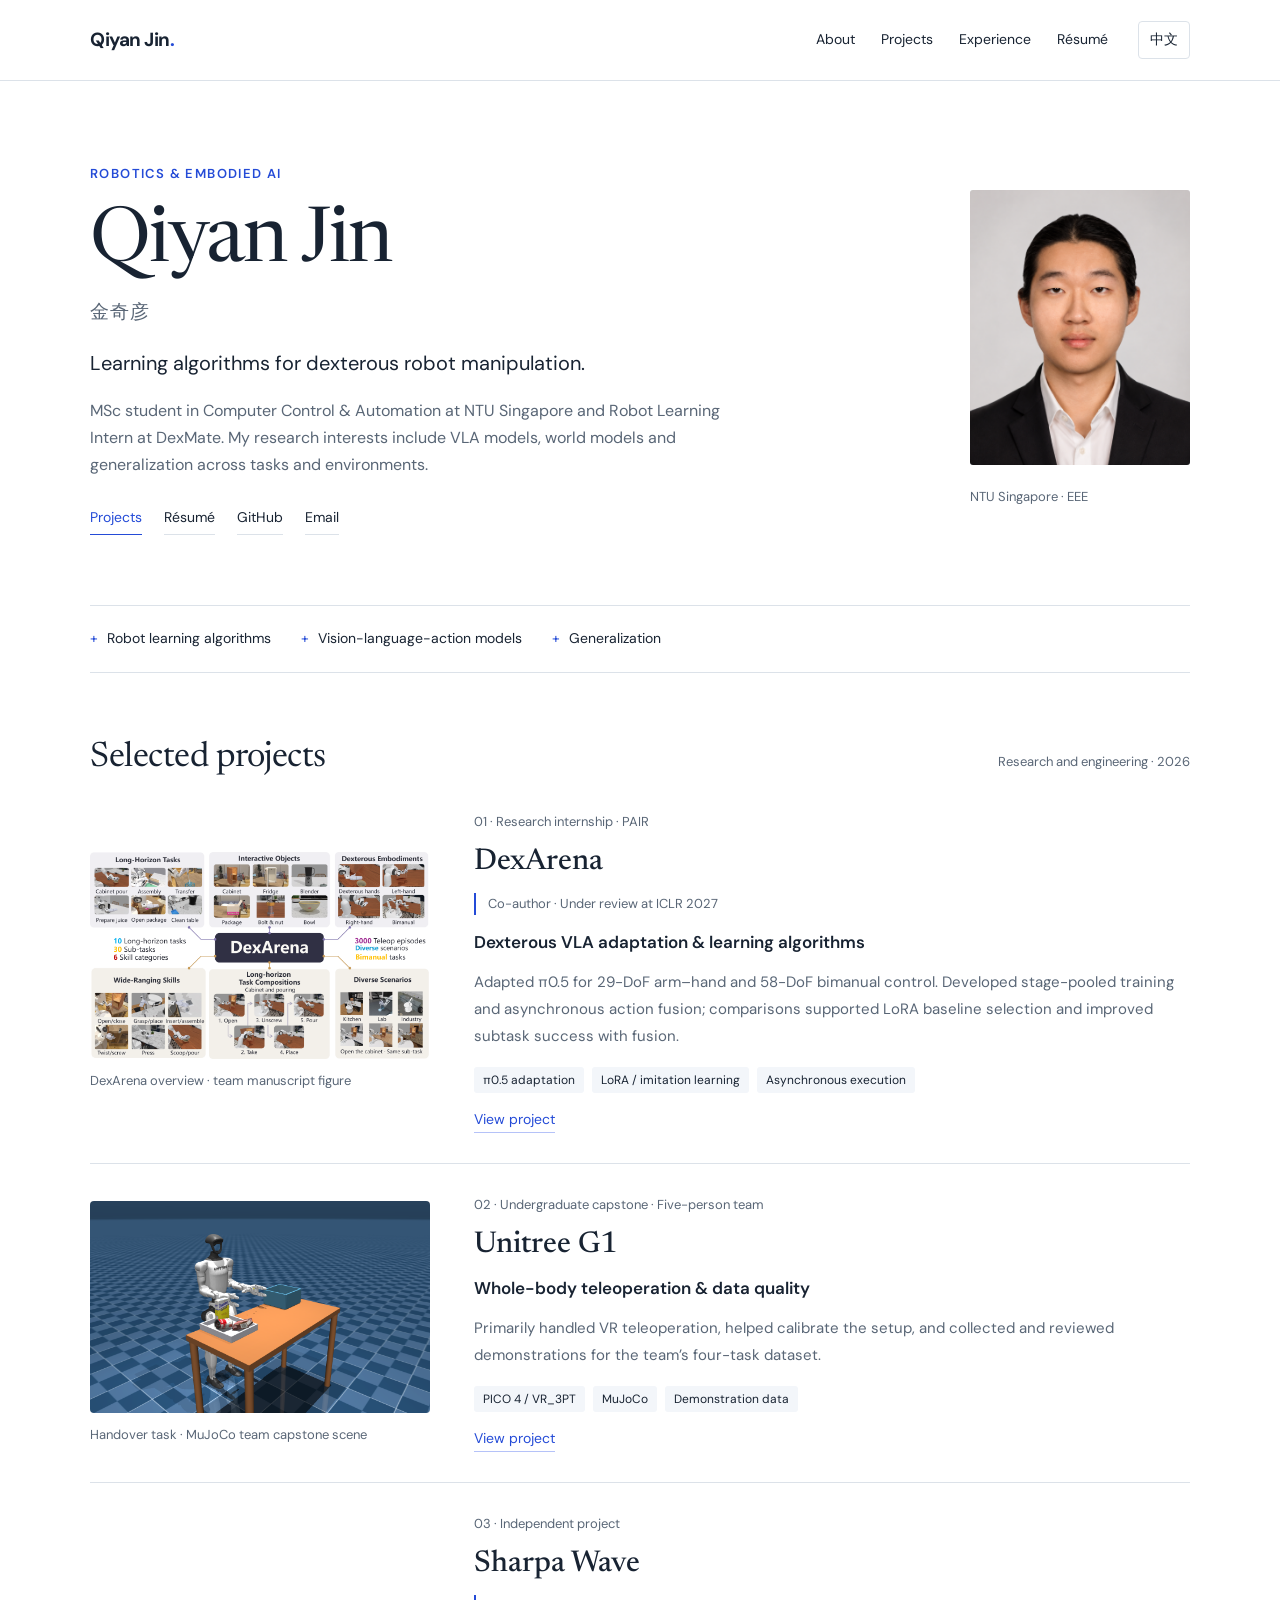
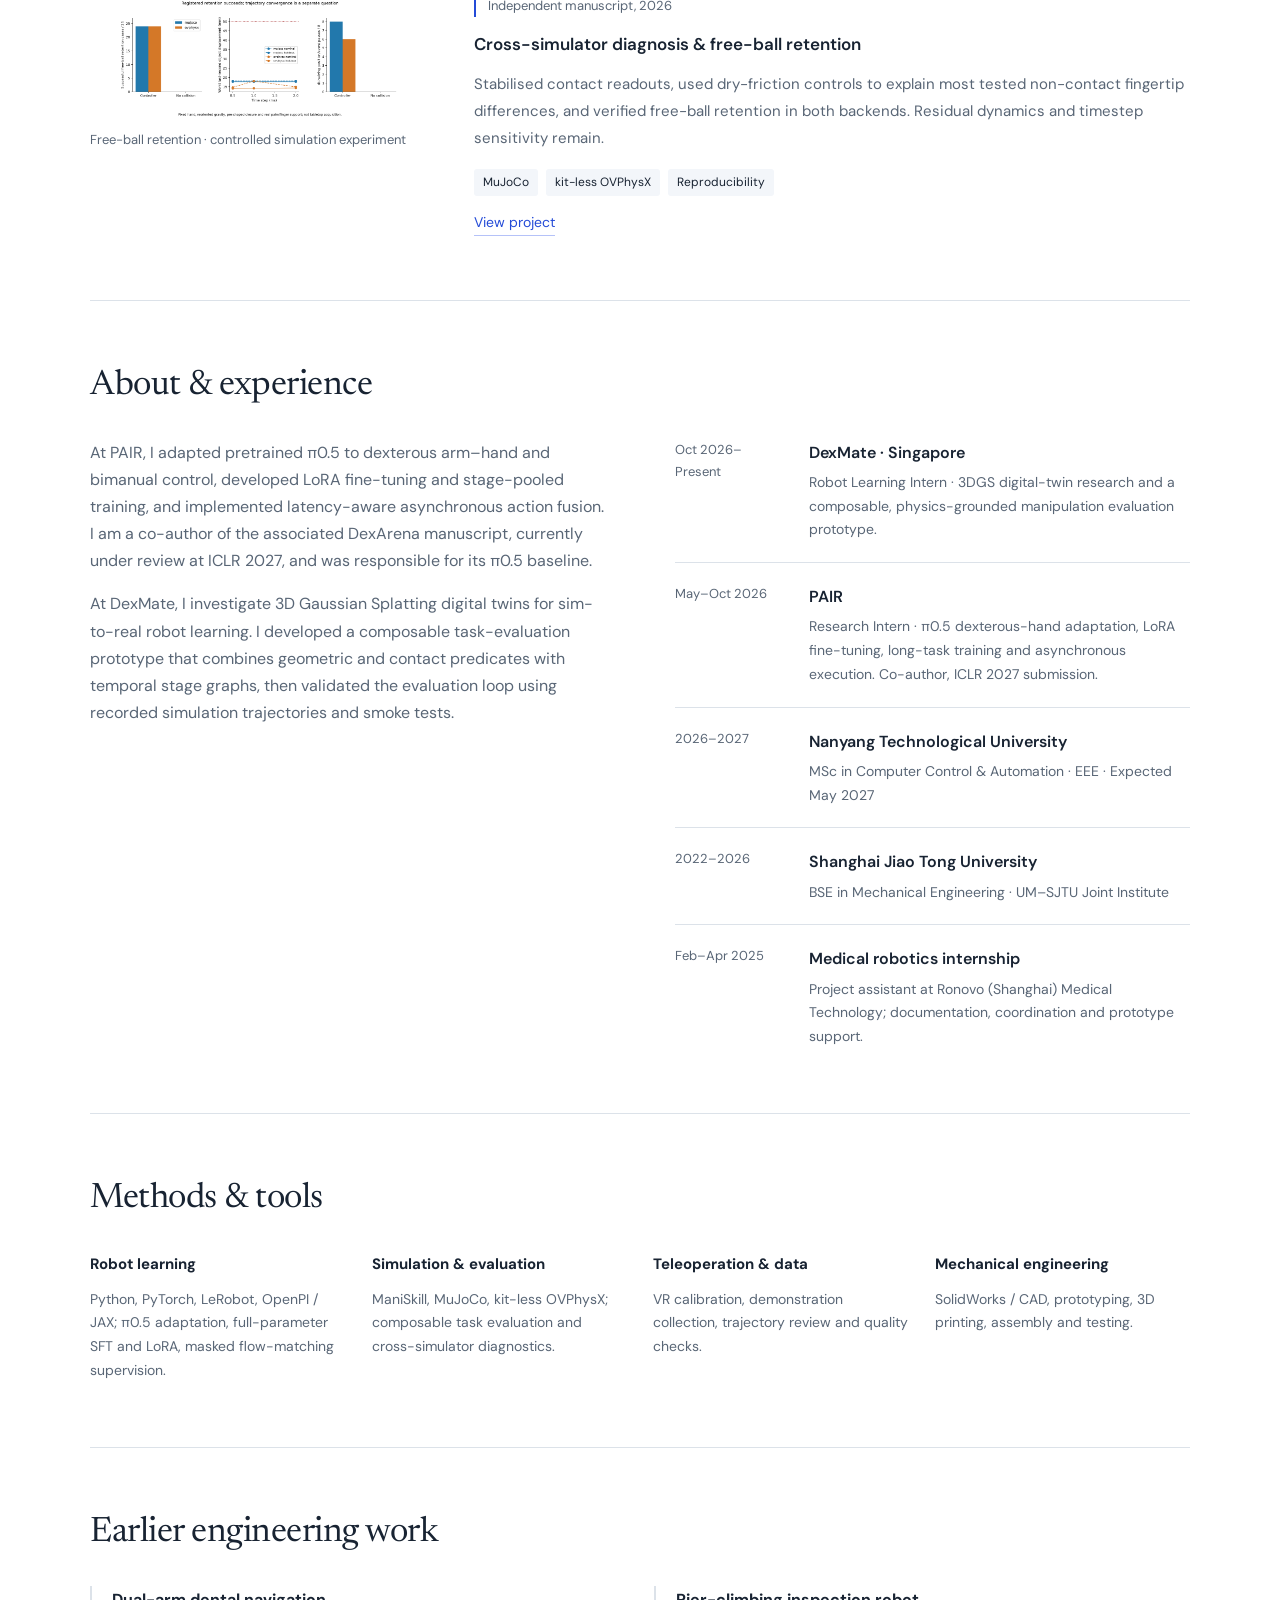
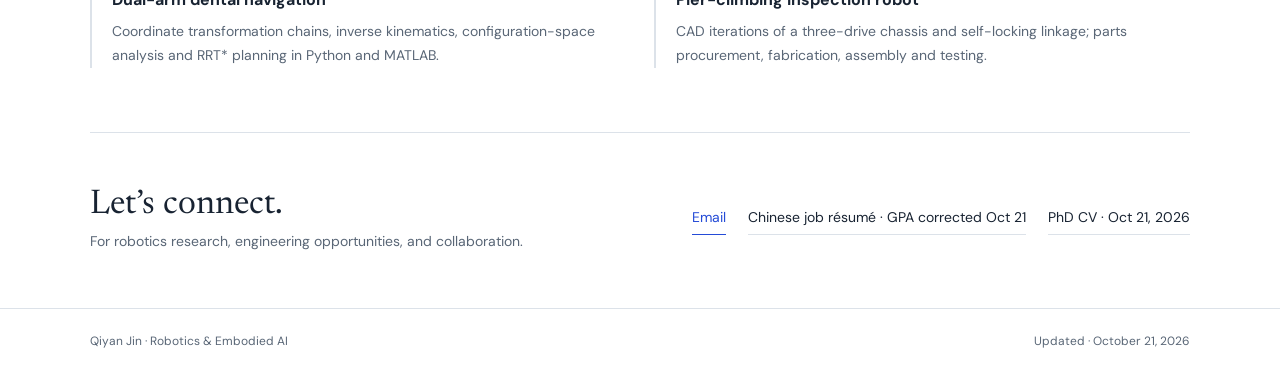
<file: index.html>
<!doctype html>
<html lang="en"><head><meta charset="utf-8"><meta name="viewport" content="width=device-width,initial-scale=1"><meta name="description" content="Qiyan Jin — MSc student at NTU Singapore. Robotics, embodied AI, simulation and evaluation."><meta name="theme-color" content="#244bd7"><title>Qiyan Jin · Robotics & Embodied AI</title><link rel="icon" href="/assets/favicon.svg" type="image/svg+xml"><link rel="stylesheet" href="/assets/style.css"><link rel="stylesheet" href="/assets/v2.css?v=20261021"><script src="/assets/v2-content.js?v=20261021" defer></script><link rel="stylesheet" href="/assets/v3.css?v=20261021"><script src="/assets/v3-content.js?v=20261021" defer></script><script src="/assets/v4-content.js?v=20261021" defer></script><link rel="stylesheet" href="/assets/v5.css?v=20261021"><script src="/assets/v5-content.js?v=20261021" defer></script><link rel="stylesheet" href="/assets/v7.css?v=20261021"><script src="/assets/v7-content.js?v=20261021" defer></script><script src="/assets/app.js?v=20261021" defer></script></head><body><div id="app"></div><noscript>This homepage requires JavaScript to display its bilingual content. Contact: peterkim25162516@gmail.com.</noscript></body></html>
</file>
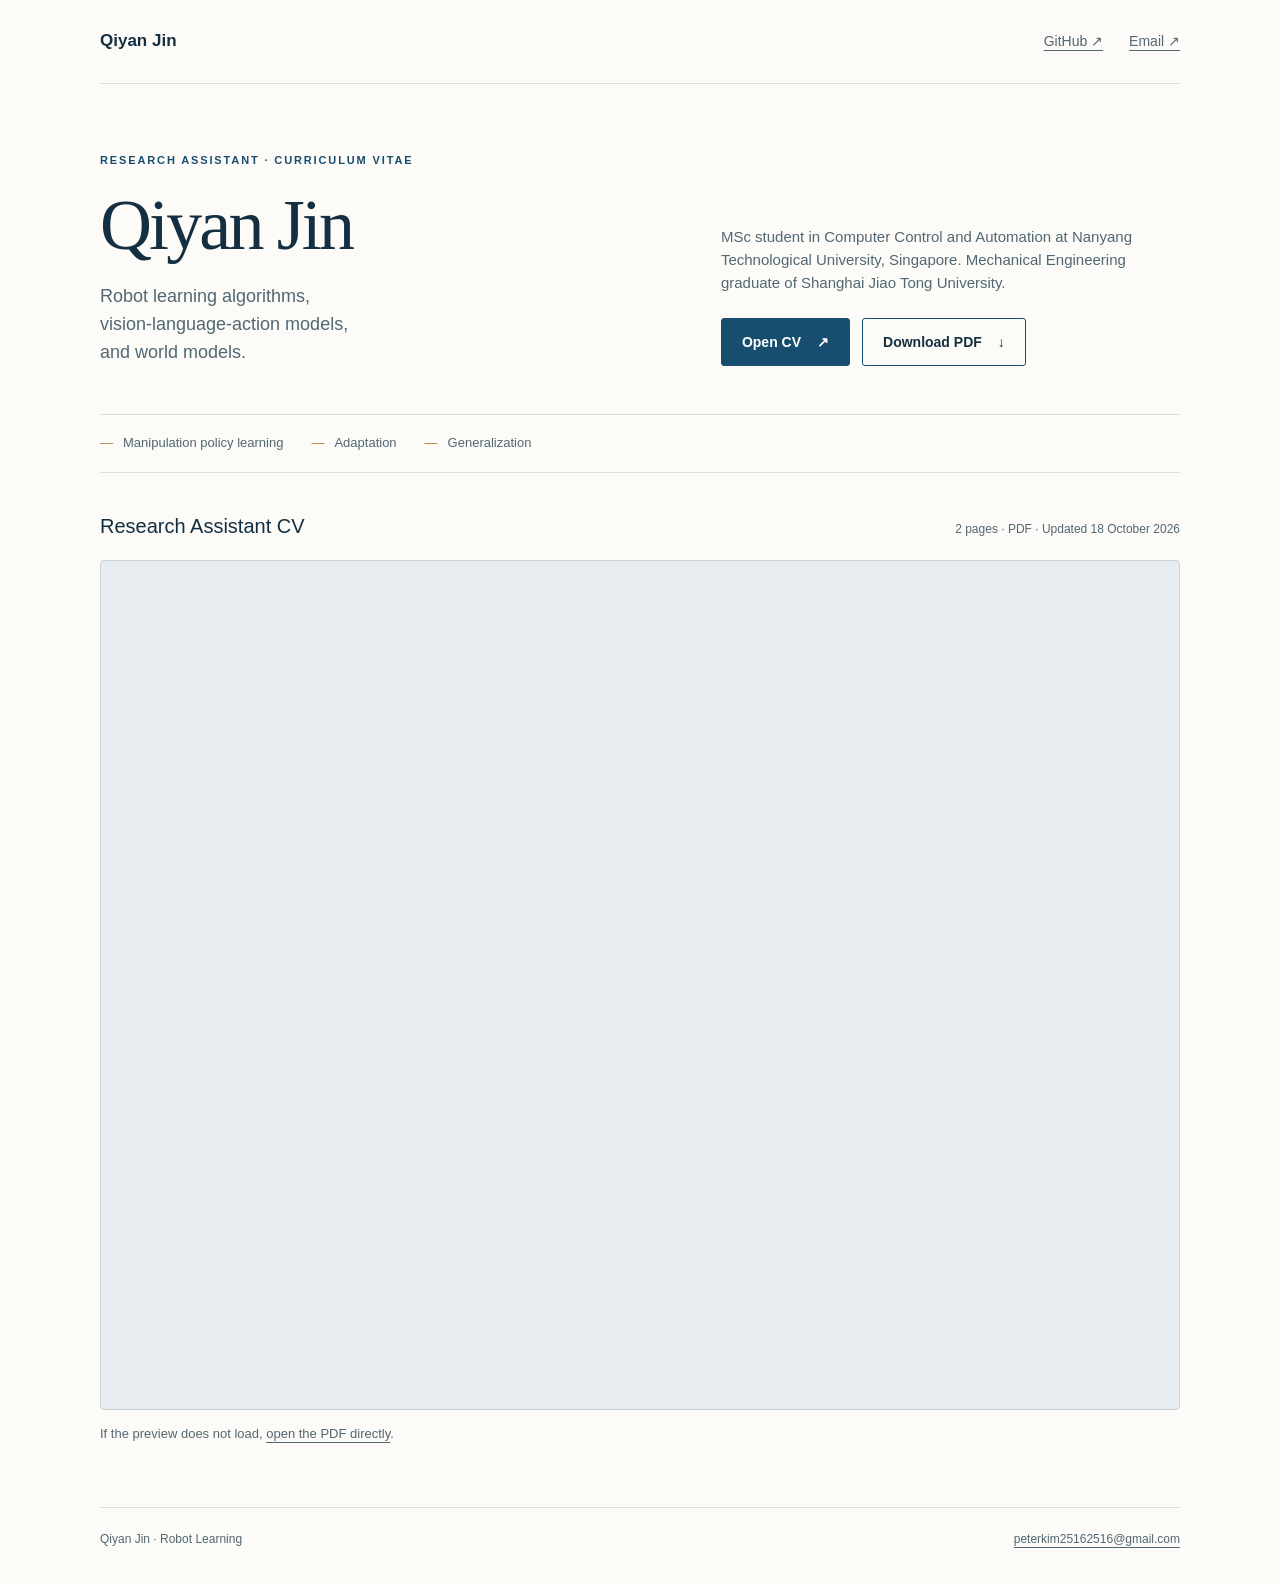
<file: ra-cv/index.html>
<!doctype html>
<html lang="en">
<head>
  <meta charset="utf-8">
  <meta name="viewport" content="width=device-width, initial-scale=1">
  <meta name="robots" content="noindex,nofollow">
  <meta name="description" content="Qiyan Jin's research assistant CV. Robot learning algorithms, vision-language-action models, and world models.">
  <title>Qiyan Jin — Research Assistant CV</title>
  <style>
    :root{color-scheme:light;--ink:#152f42;--muted:#526774;--blue:#174e70;--paper:#fcfbf7;--line:#d8dfdf}
    *{box-sizing:border-box}body{margin:0;background:var(--paper);color:var(--ink);font-family:Arial,Helvetica,sans-serif;line-height:1.55}
    a{color:inherit;text-underline-offset:4px}a:focus-visible{outline:3px solid #be783a;outline-offset:5px}
    .wrap{max-width:1160px;margin:auto;padding:0 40px}header{display:flex;justify-content:space-between;align-items:center;min-height:84px;border-bottom:1px solid var(--line);gap:24px}
    .wordmark{font-size:17px;font-weight:700;text-decoration:none}nav{display:flex;gap:26px;color:var(--muted);font-size:14px}
    .hero{display:grid;grid-template-columns:1.2fr 1fr;gap:70px;align-items:end;padding:68px 0 48px}
    .eyebrow{text-transform:uppercase;letter-spacing:.17em;font-size:11px;color:var(--blue);font-weight:700;margin:0 0 18px}
    h1{font-family:Georgia,'Times New Roman',serif;font-weight:400;font-size:clamp(44px,6vw,72px);line-height:1.08;letter-spacing:-.04em;margin:0 0 18px}
    .subtitle{font-size:18px;color:var(--muted);margin:0;max-width:520px}.intro{color:var(--muted);margin:0 0 24px;font-size:15px}
    .actions{display:flex;flex-wrap:wrap;gap:12px}.button{display:inline-flex;align-items:center;justify-content:center;gap:16px;padding:12px 20px;text-decoration:none;border:1px solid var(--blue);border-radius:3px;font-size:14px;font-weight:600;min-height:48px}.primary{background:var(--blue);color:white}.button:hover{box-shadow:0 3px 12px #163c501c}
    .focus{display:flex;flex-wrap:wrap;gap:10px 28px;padding:18px 0;border-block:1px solid var(--line);font-size:13px;color:var(--muted)}.focus span:before{content:'—';margin-right:10px;color:#b17e44}
    .cv{padding:38px 0 50px}.section-head{display:flex;align-items:baseline;justify-content:space-between;gap:20px;margin-bottom:18px}h2{font-size:20px;font-weight:500;margin:0}.meta{font-size:12px;color:var(--muted);margin:0}
    iframe{display:block;width:100%;height:850px;border:1px solid #c9d1d4;border-radius:4px;background:#e8edf1}.fallback{font-size:13px;color:var(--muted);margin-top:14px}
    footer{padding:22px 0 36px;border-top:1px solid var(--line);display:flex;justify-content:space-between;gap:20px;color:var(--muted);font-size:12px}
    @media(max-width:720px){.wrap{padding:0 22px}header{min-height:72px}nav{gap:18px}.hero{grid-template-columns:1fr;gap:26px;padding:44px 0 32px}.subtitle{font-size:17px}.intro{margin-bottom:20px}.focus{gap:8px 20px}.section-head{align-items:start;flex-direction:column;gap:4px}iframe{height:680px}footer{flex-direction:column;gap:8px}.cv{padding-top:28px}}
  </style>
</head>
<body>
  <div class="wrap">
    <header><a class="wordmark" href="./">Qiyan Jin</a><nav aria-label="Contact links"><a href="https://github.com/peterkim25162516-lab" target="_blank" rel="noopener noreferrer">GitHub ↗</a><a href="mailto:peterkim25162516@gmail.com">Email ↗</a></nav></header>
    <main>
      <section class="hero" aria-labelledby="page-title">
        <div><p class="eyebrow">Research Assistant · Curriculum Vitae</p><h1 id="page-title">Qiyan Jin</h1><p class="subtitle">Robot learning algorithms,<br>vision-language-action models,<br>and world models.</p></div>
        <div><p class="intro">MSc student in Computer Control and Automation at Nanyang Technological University, Singapore. Mechanical Engineering graduate of Shanghai Jiao Tong University.</p><div class="actions"><a class="button primary" href="Qiyan_Jin_RA_CV.pdf" target="_blank" rel="noopener">Open CV <span aria-hidden="true">↗</span></a><a class="button" href="Qiyan_Jin_RA_CV.pdf" download="Qiyan_Jin_RA_CV.pdf">Download PDF <span aria-hidden="true">↓</span></a></div></div>
      </section>
      <div class="focus" aria-label="Research interests"><span>Manipulation policy learning</span><span>Adaptation</span><span>Generalization</span></div>
      <section class="cv" aria-labelledby="cv-title"><div class="section-head"><h2 id="cv-title">Research Assistant CV</h2><p class="meta">2 pages · PDF · Updated 18 October 2026</p></div><iframe title="Qiyan Jin Research Assistant CV, two-page PDF" src="Qiyan_Jin_RA_CV.pdf#view=FitH"></iframe><p class="fallback">If the preview does not load, <a href="Qiyan_Jin_RA_CV.pdf" target="_blank" rel="noopener">open the PDF directly</a>.</p></section>
    </main>
    <footer><span>Qiyan Jin · Robot Learning</span><span><a href="mailto:peterkim25162516@gmail.com">peterkim25162516@gmail.com</a></span></footer>
  </div>
</body>
</html>
</file>
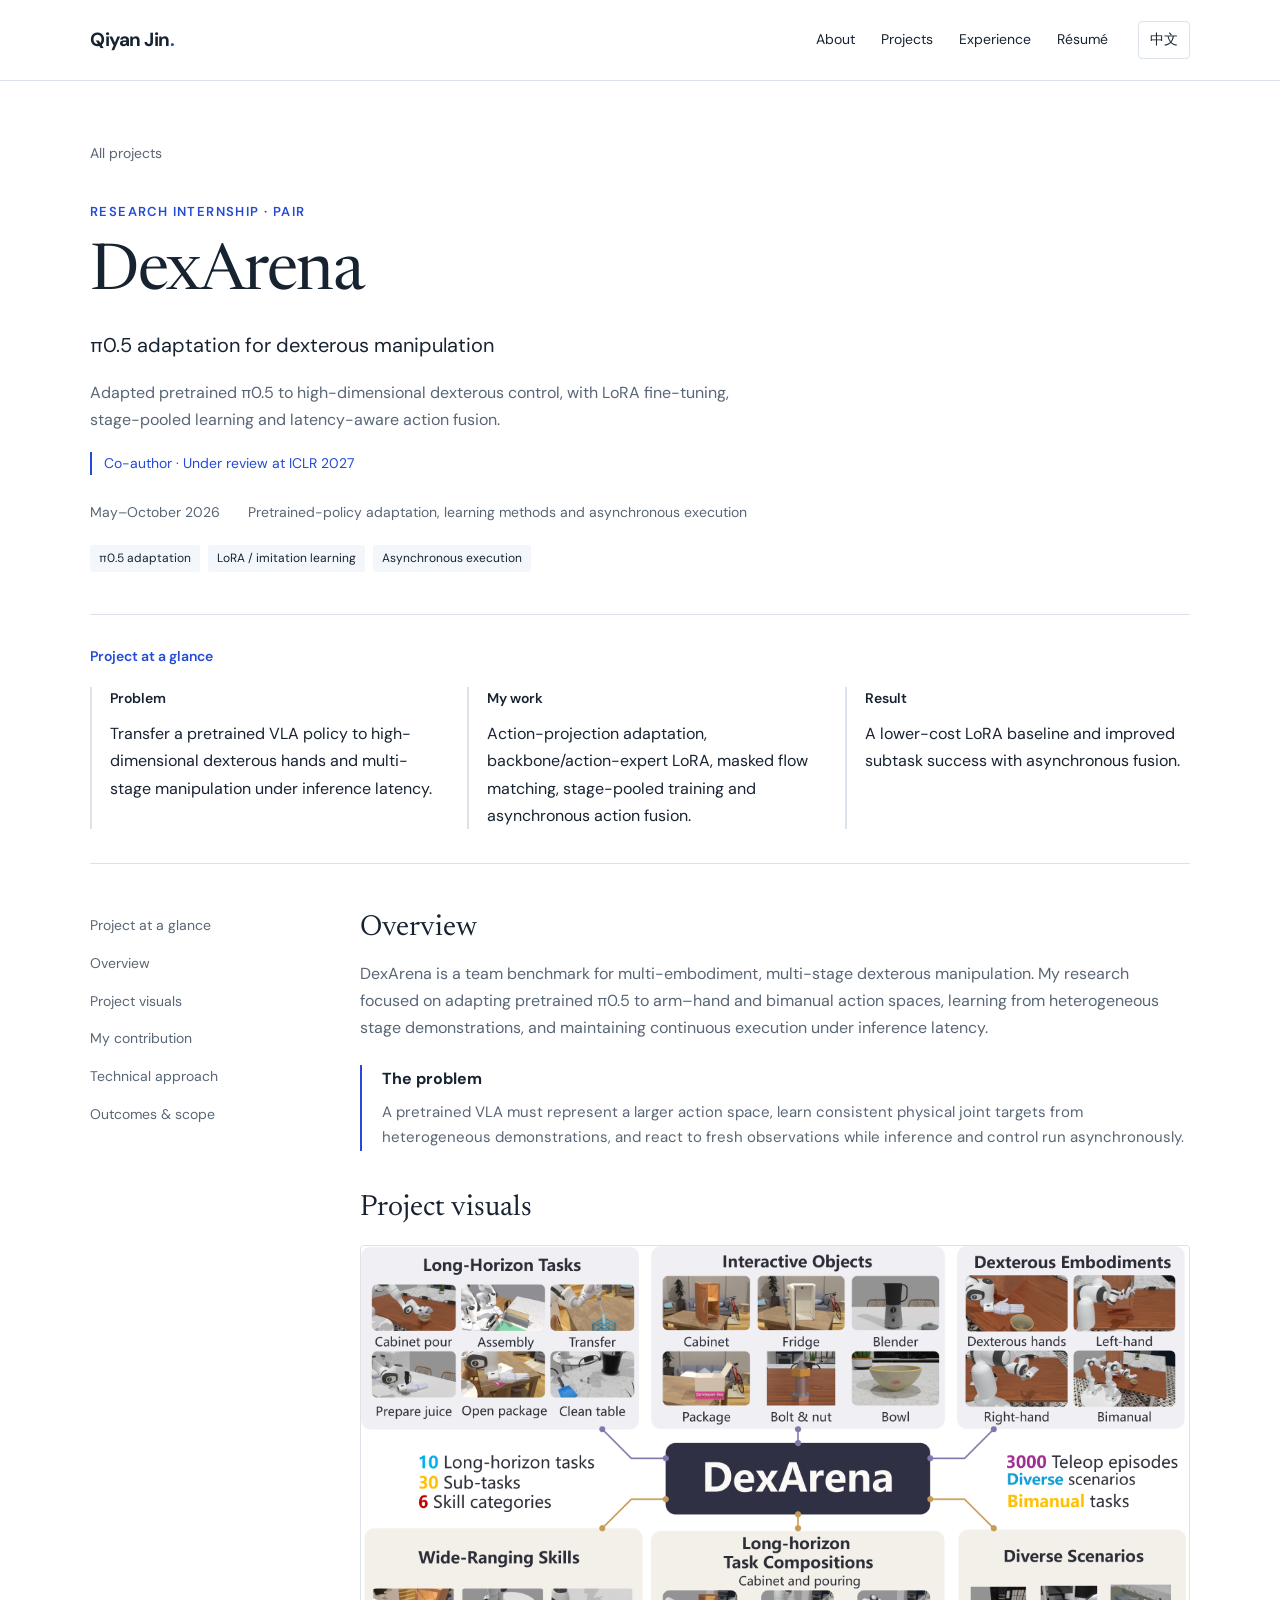
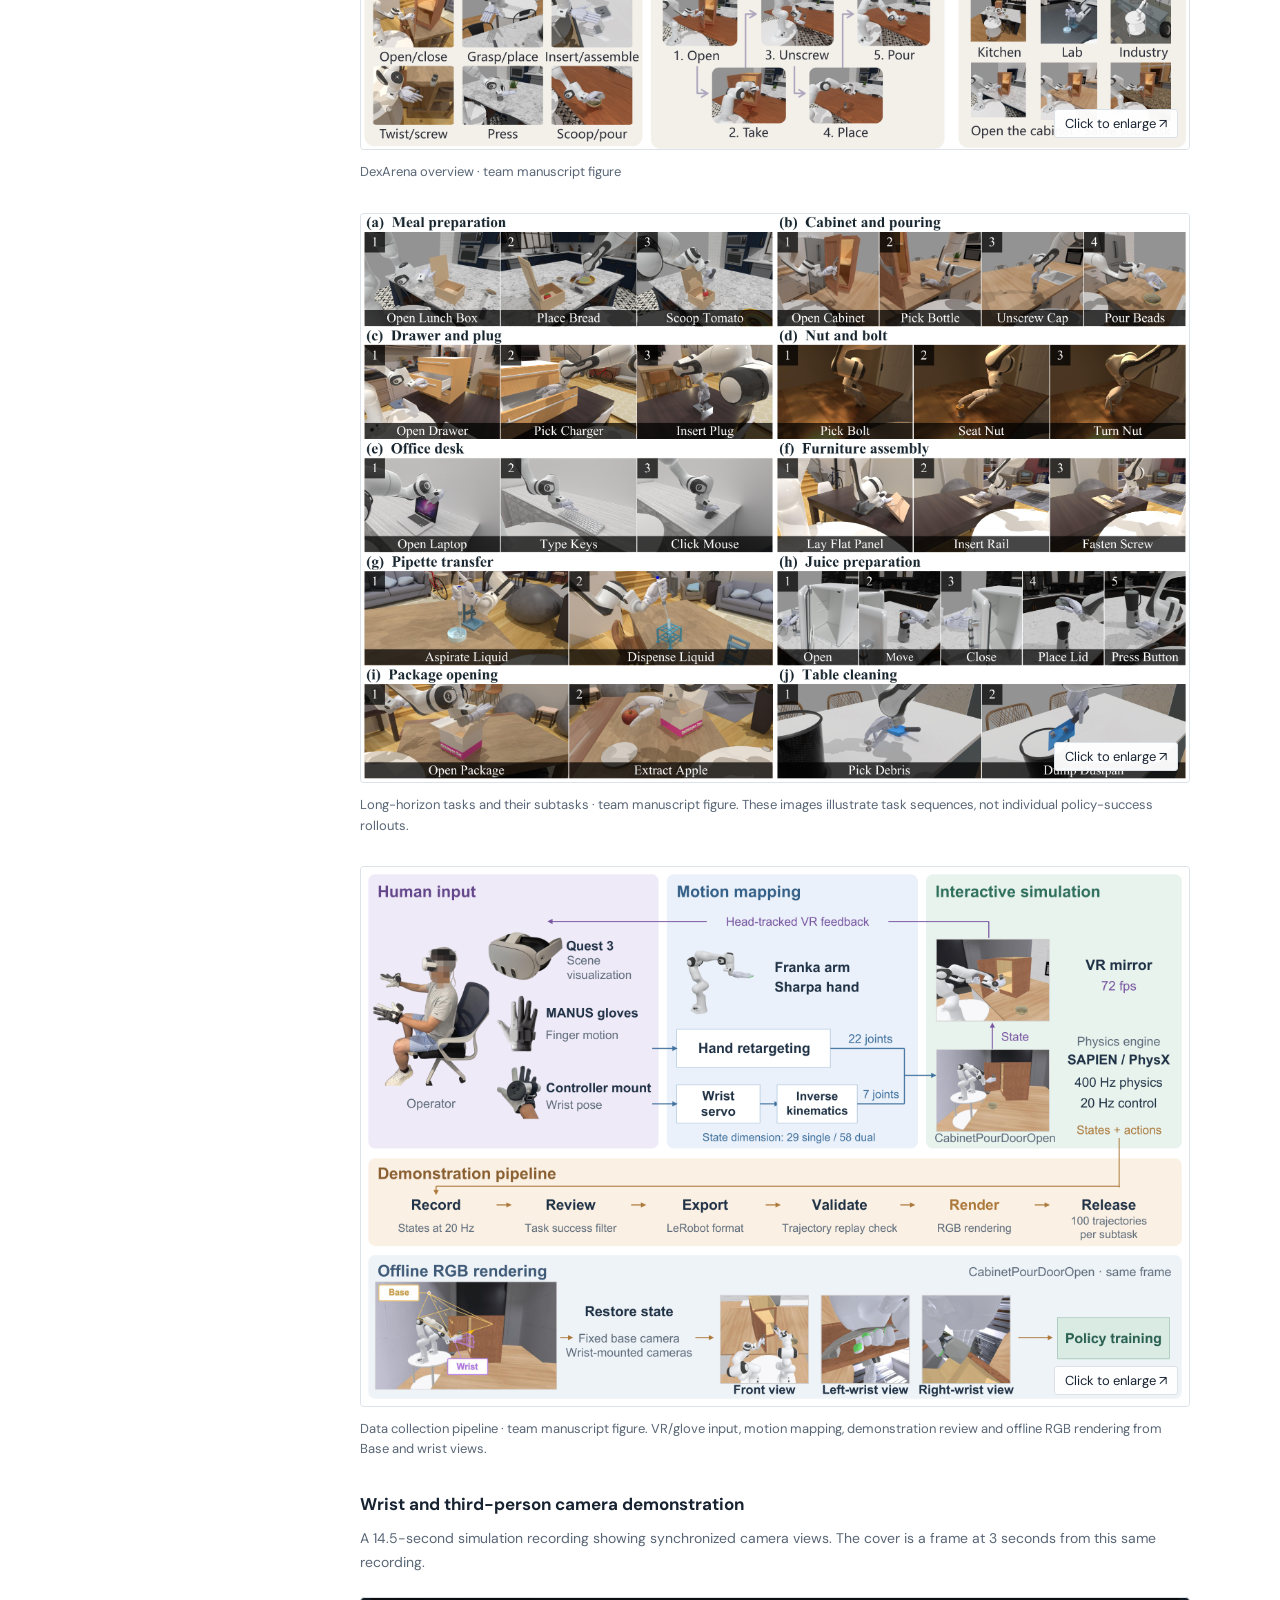
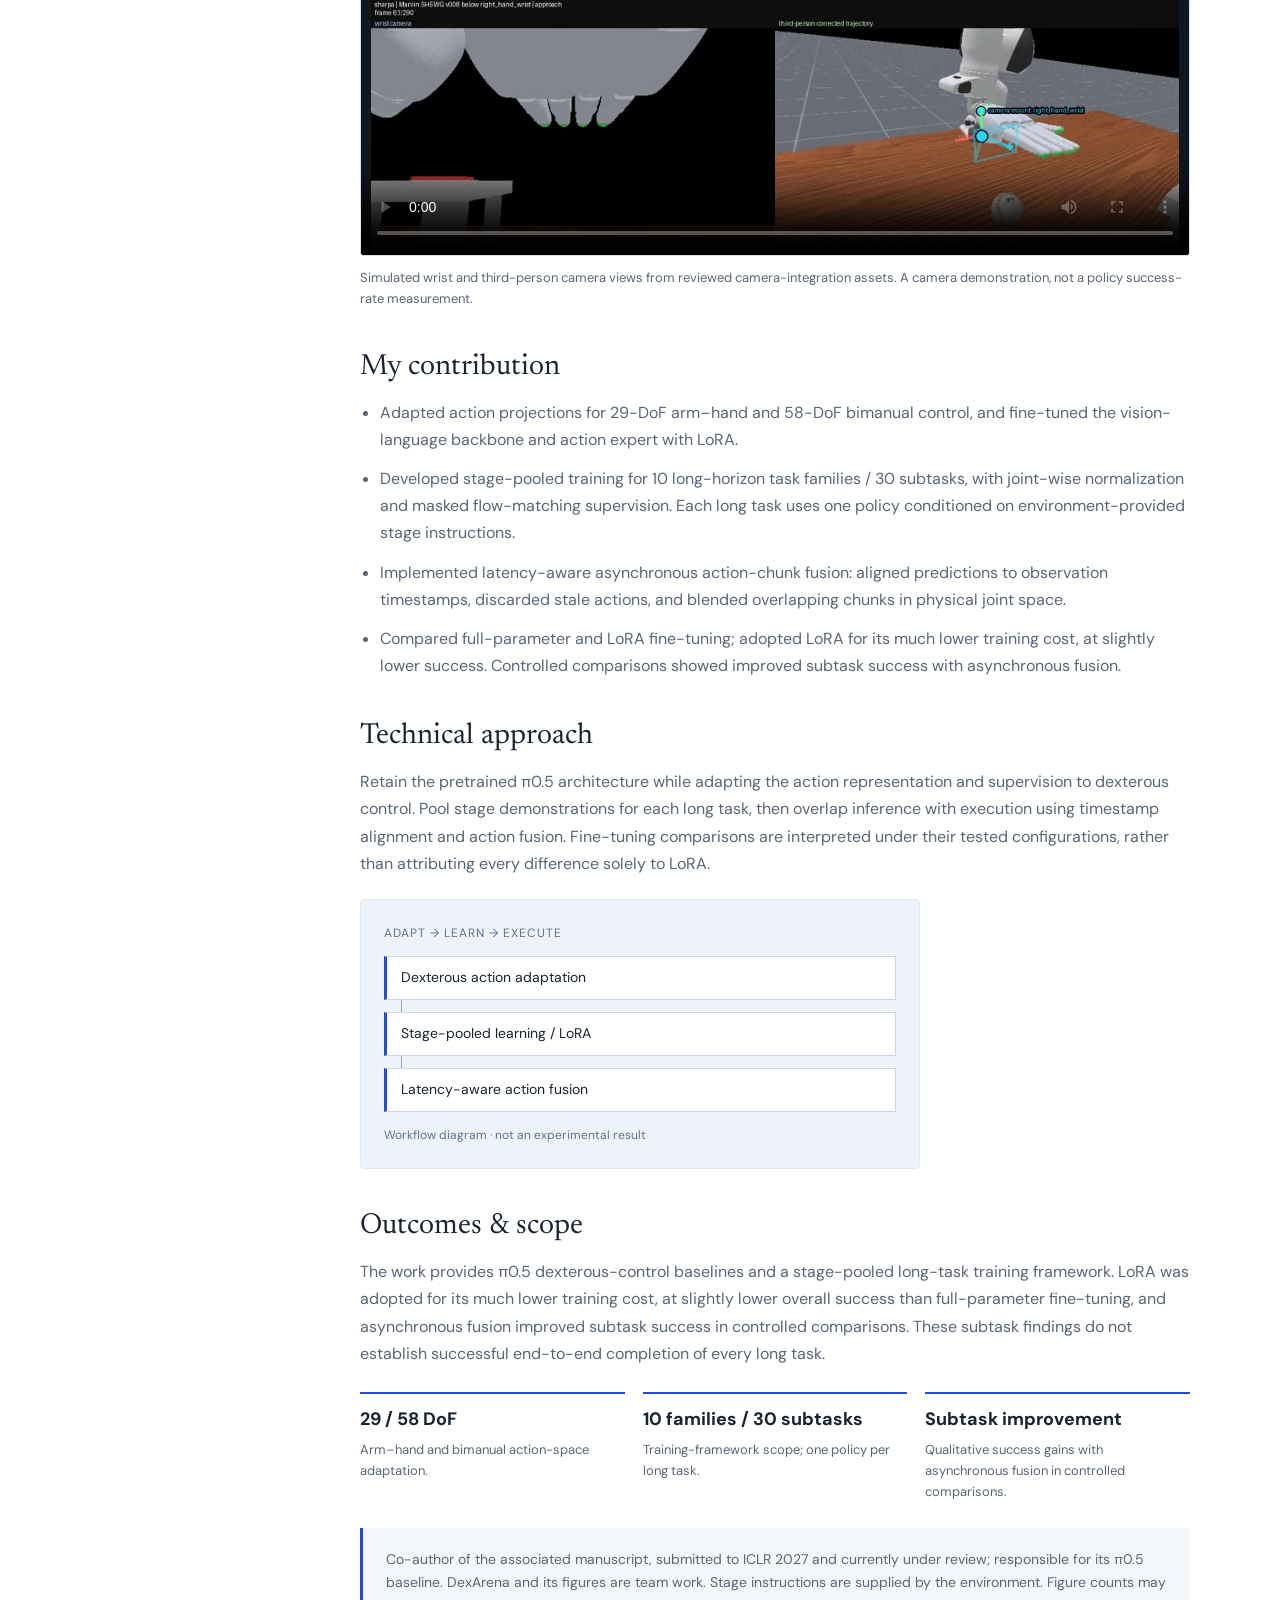
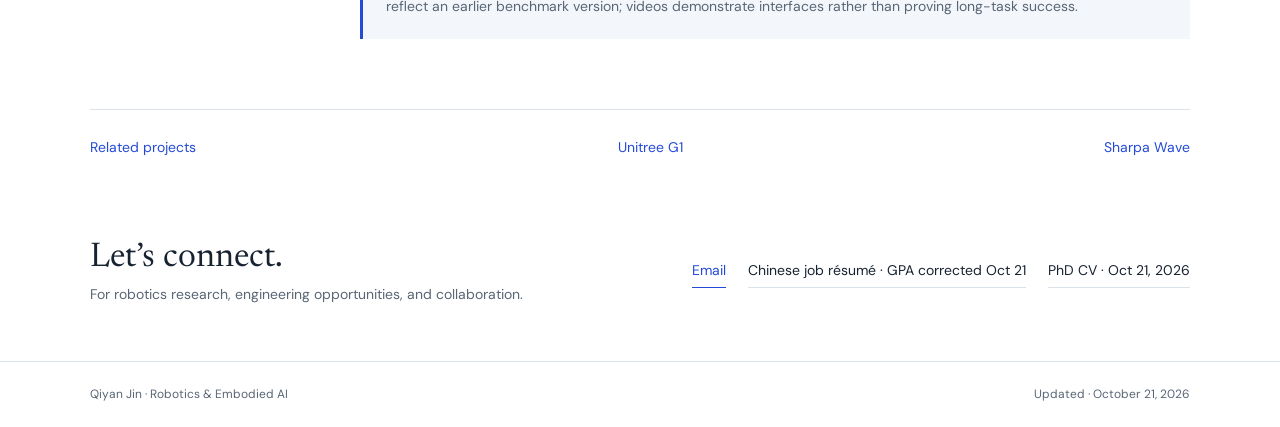
<file: projects/dexarena/index.html>
<!doctype html>
<html lang="en"><head><meta charset="utf-8"><meta name="viewport" content="width=device-width,initial-scale=1"><meta name="description" content="DexArena — dexterous manipulation task development and policy evaluation. Qiyan Jin’s research internship at PAIR."><meta name="theme-color" content="#244bd7"><title>DexArena · Qiyan Jin</title><link rel="icon" href="/assets/favicon.svg" type="image/svg+xml"><link rel="stylesheet" href="/assets/style.css"><link rel="stylesheet" href="/assets/v2.css?v=20261021"><script src="/assets/v2-content.js?v=20261021" defer></script><link rel="stylesheet" href="/assets/v3.css?v=20261021"><script src="/assets/v3-content.js?v=20261021" defer></script><script src="/assets/v4-content.js?v=20261021" defer></script><link rel="stylesheet" href="/assets/v5.css?v=20261021"><script src="/assets/v5-content.js?v=20261021" defer></script><link rel="stylesheet" href="/assets/v7.css?v=20261021"><script src="/assets/v7-content.js?v=20261021" defer></script><script src="/assets/app.js?v=20261021" defer></script></head><body data-project="dexarena"><div id="app"></div><noscript>This project page requires JavaScript. Contact: peterkim25162516@gmail.com.</noscript></body></html>
</file>
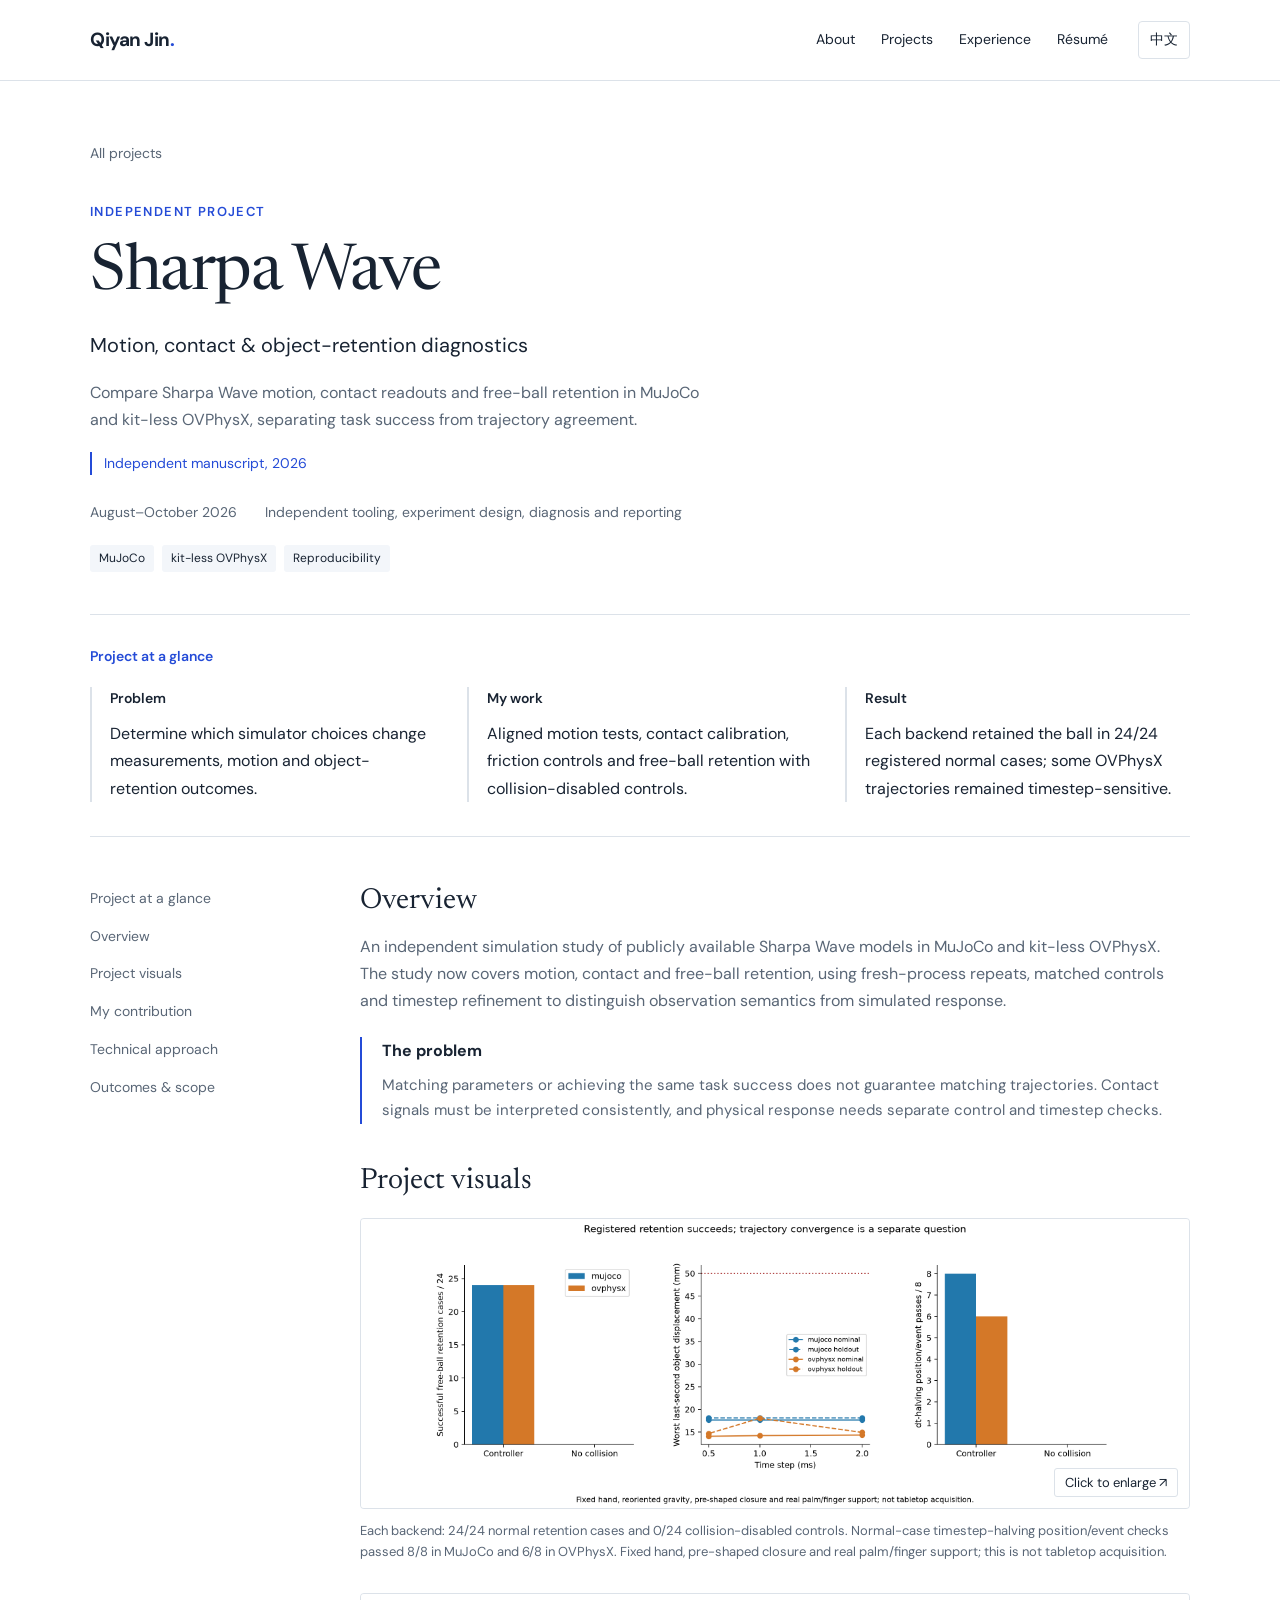
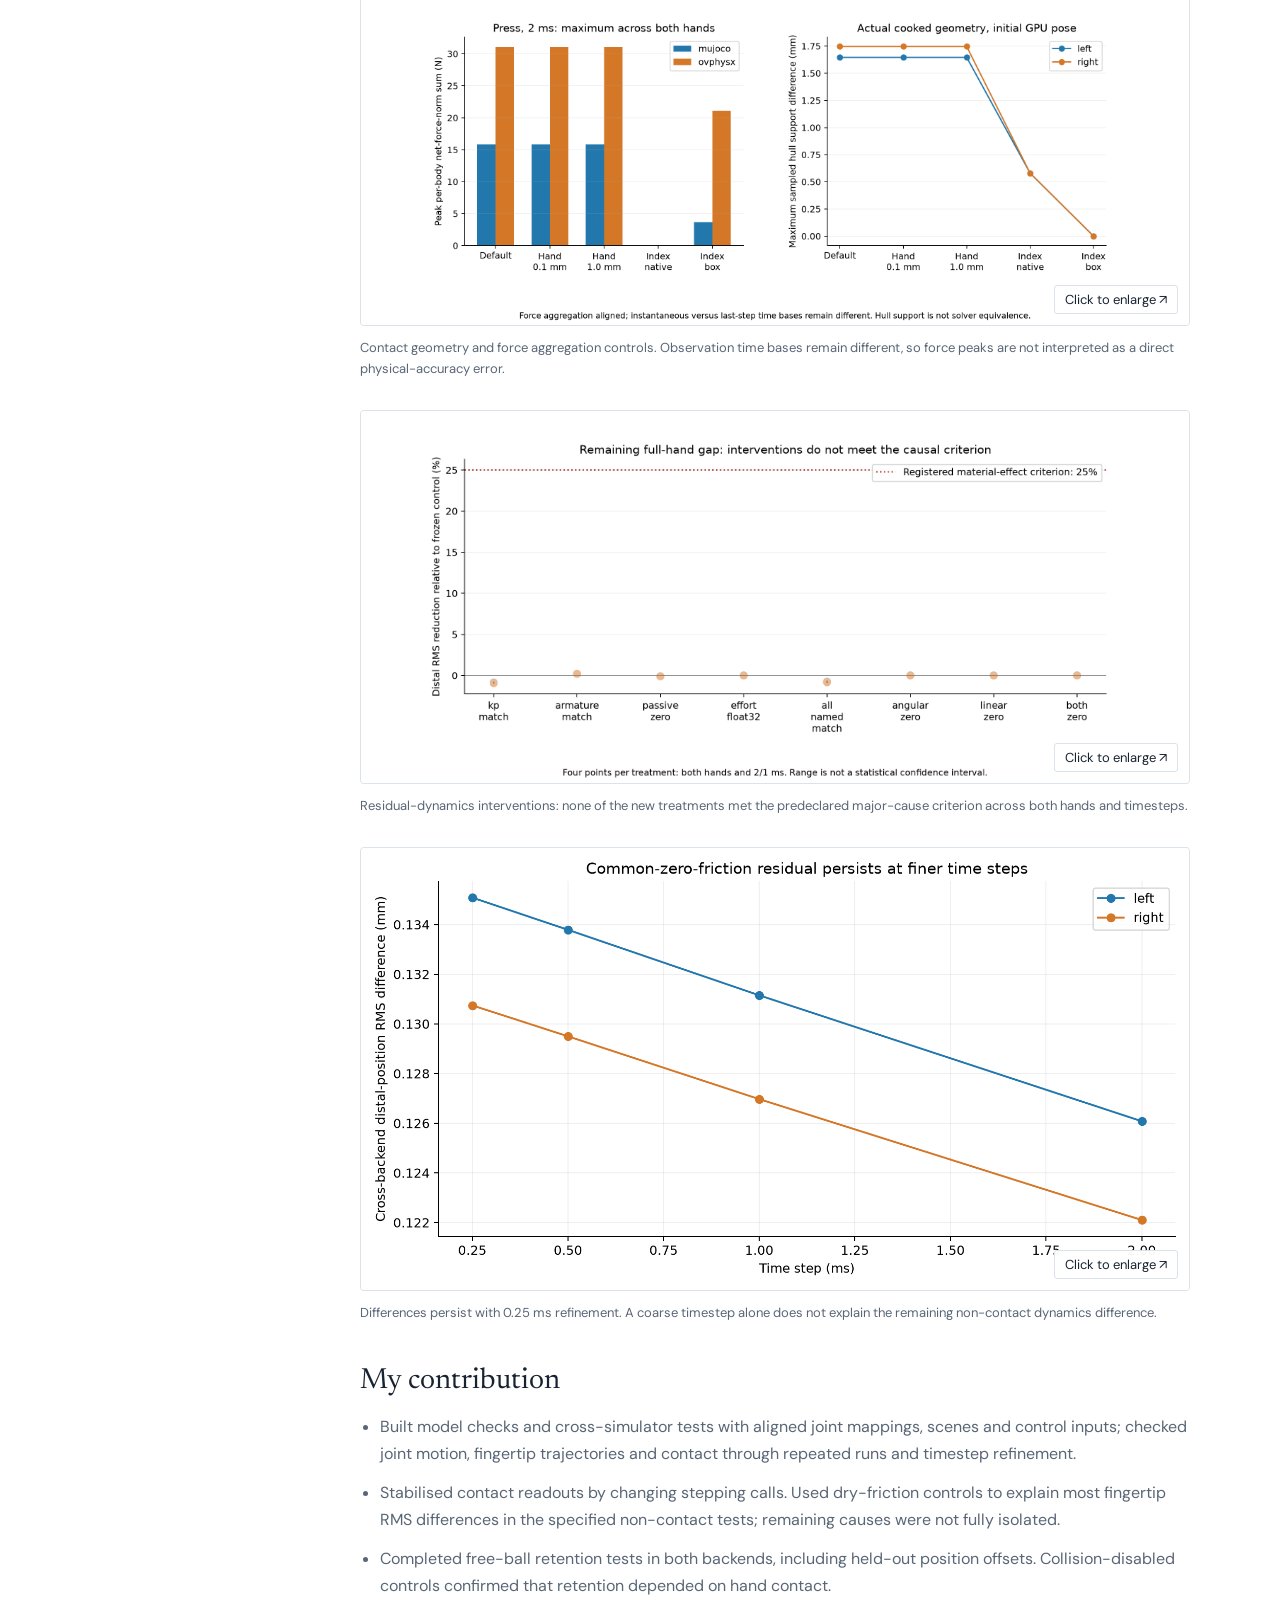
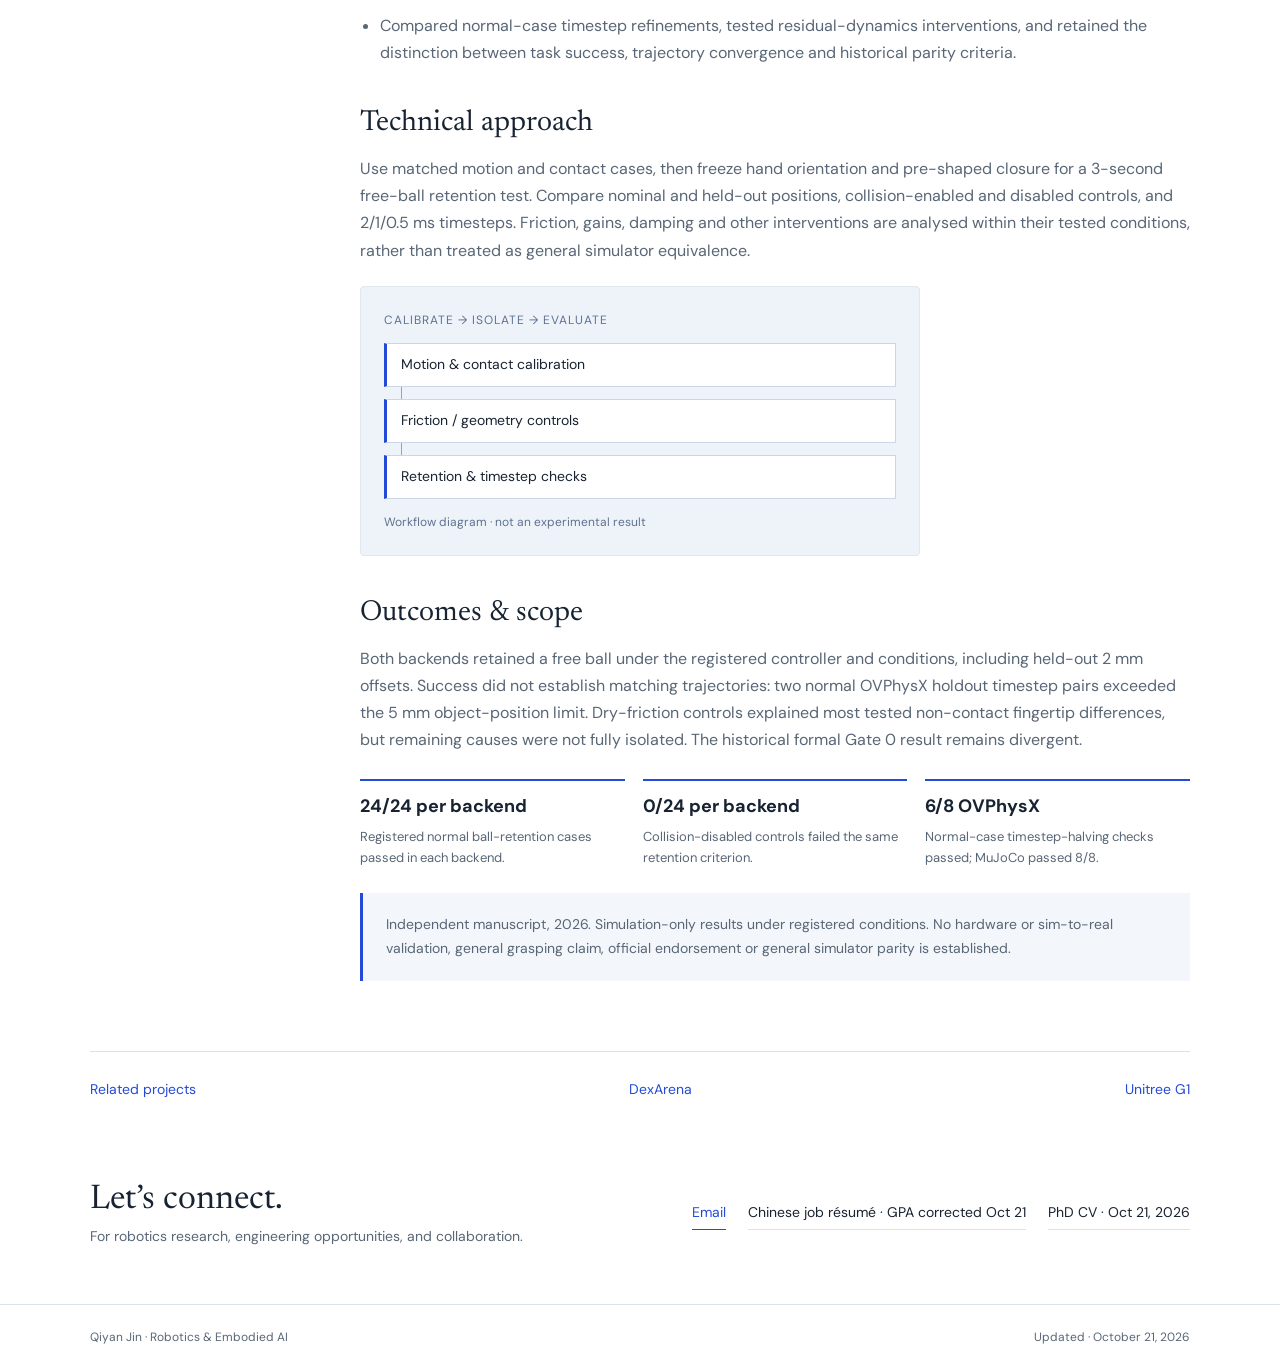
<file: projects/sharpa-wave/index.html>
<!doctype html>
<html lang="en"><head><meta charset="utf-8"><meta name="viewport" content="width=device-width,initial-scale=1"><meta name="description" content="Sharpa Wave asset QA and cross-simulator evaluation in MuJoCo and kit-less OVPhysX — an independent project by Qiyan Jin."><meta name="theme-color" content="#244bd7"><title>Sharpa Wave · Qiyan Jin</title><link rel="icon" href="/assets/favicon.svg" type="image/svg+xml"><link rel="stylesheet" href="/assets/style.css"><link rel="stylesheet" href="/assets/v2.css?v=20261021"><script src="/assets/v2-content.js?v=20261021" defer></script><link rel="stylesheet" href="/assets/v3.css?v=20261021"><script src="/assets/v3-content.js?v=20261021" defer></script><script src="/assets/v4-content.js?v=20261021" defer></script><link rel="stylesheet" href="/assets/v5.css?v=20261021"><script src="/assets/v5-content.js?v=20261021" defer></script><link rel="stylesheet" href="/assets/v7.css?v=20261021"><script src="/assets/v7-content.js?v=20261021" defer></script><script src="/assets/app.js?v=20261021" defer></script></head><body data-project="sharpa-wave"><div id="app"></div><noscript>This project page requires JavaScript. Contact: peterkim25162516@gmail.com.</noscript></body></html>
</file>
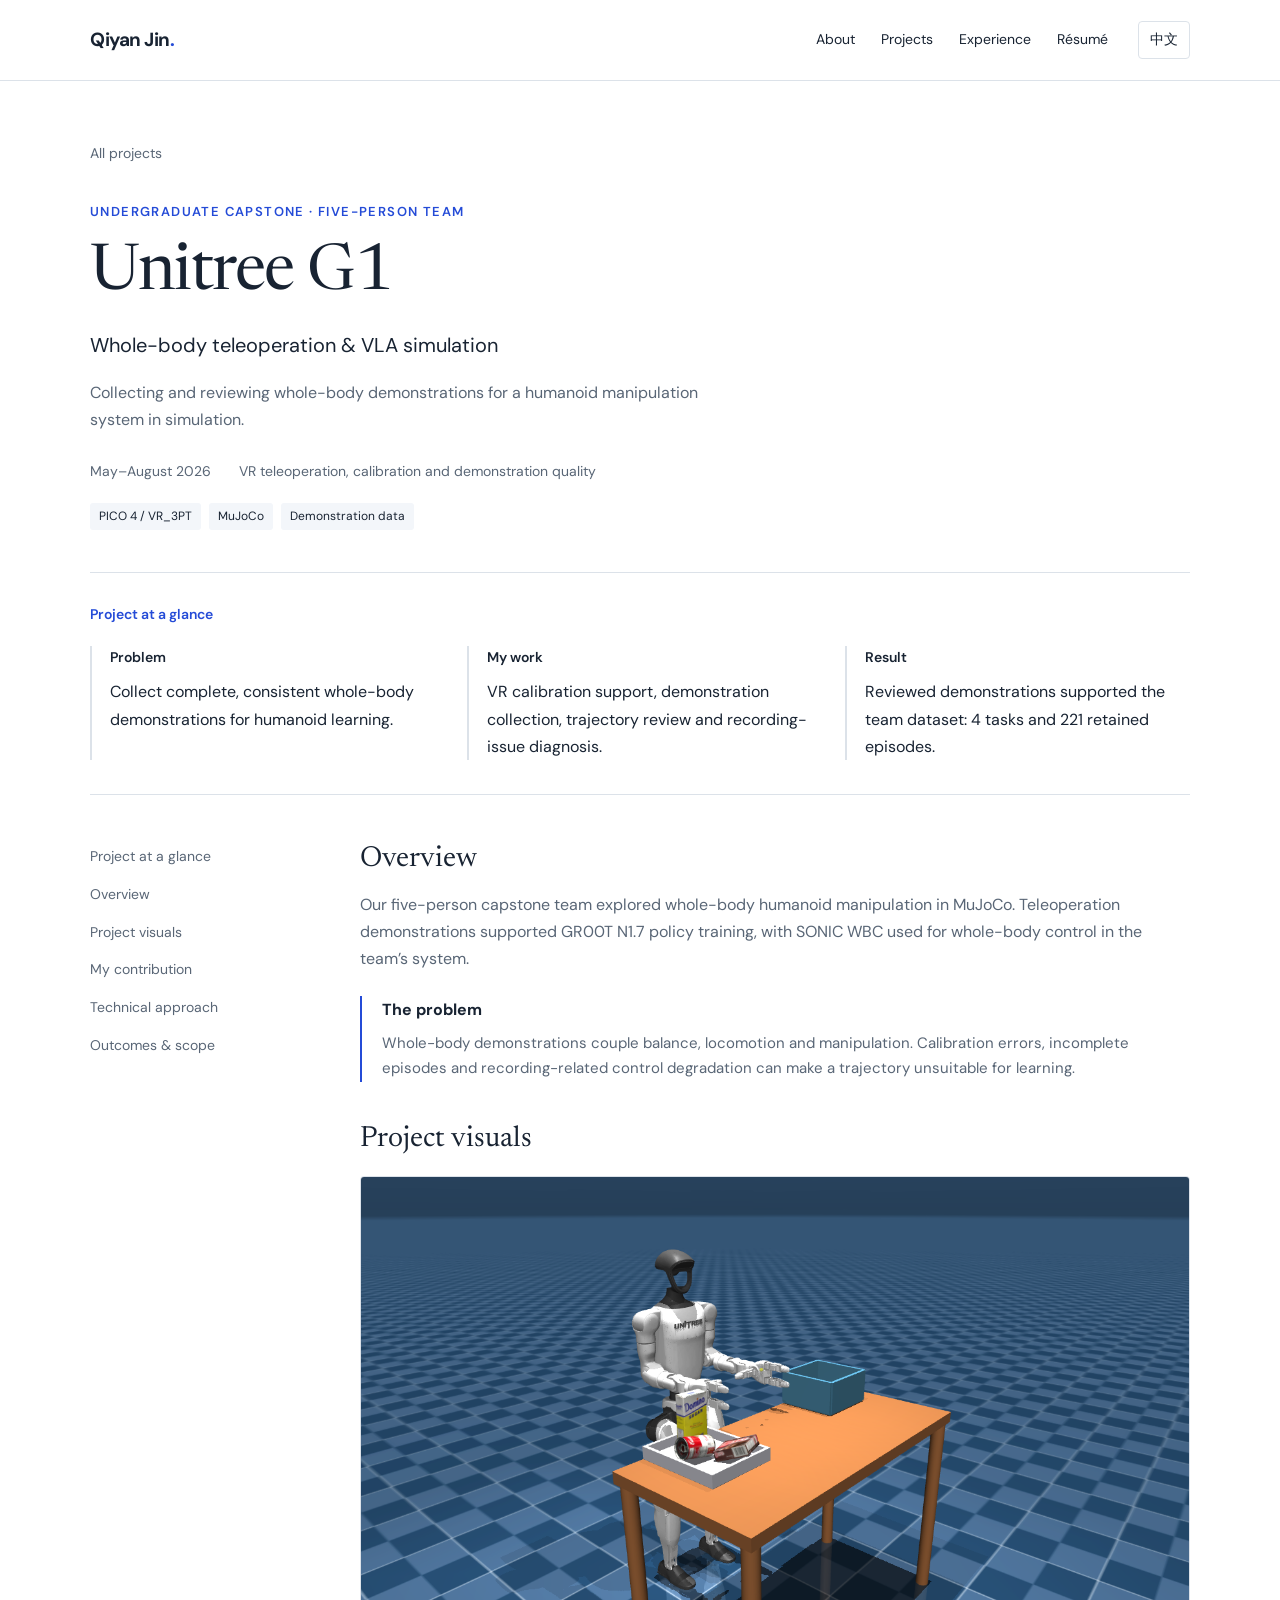
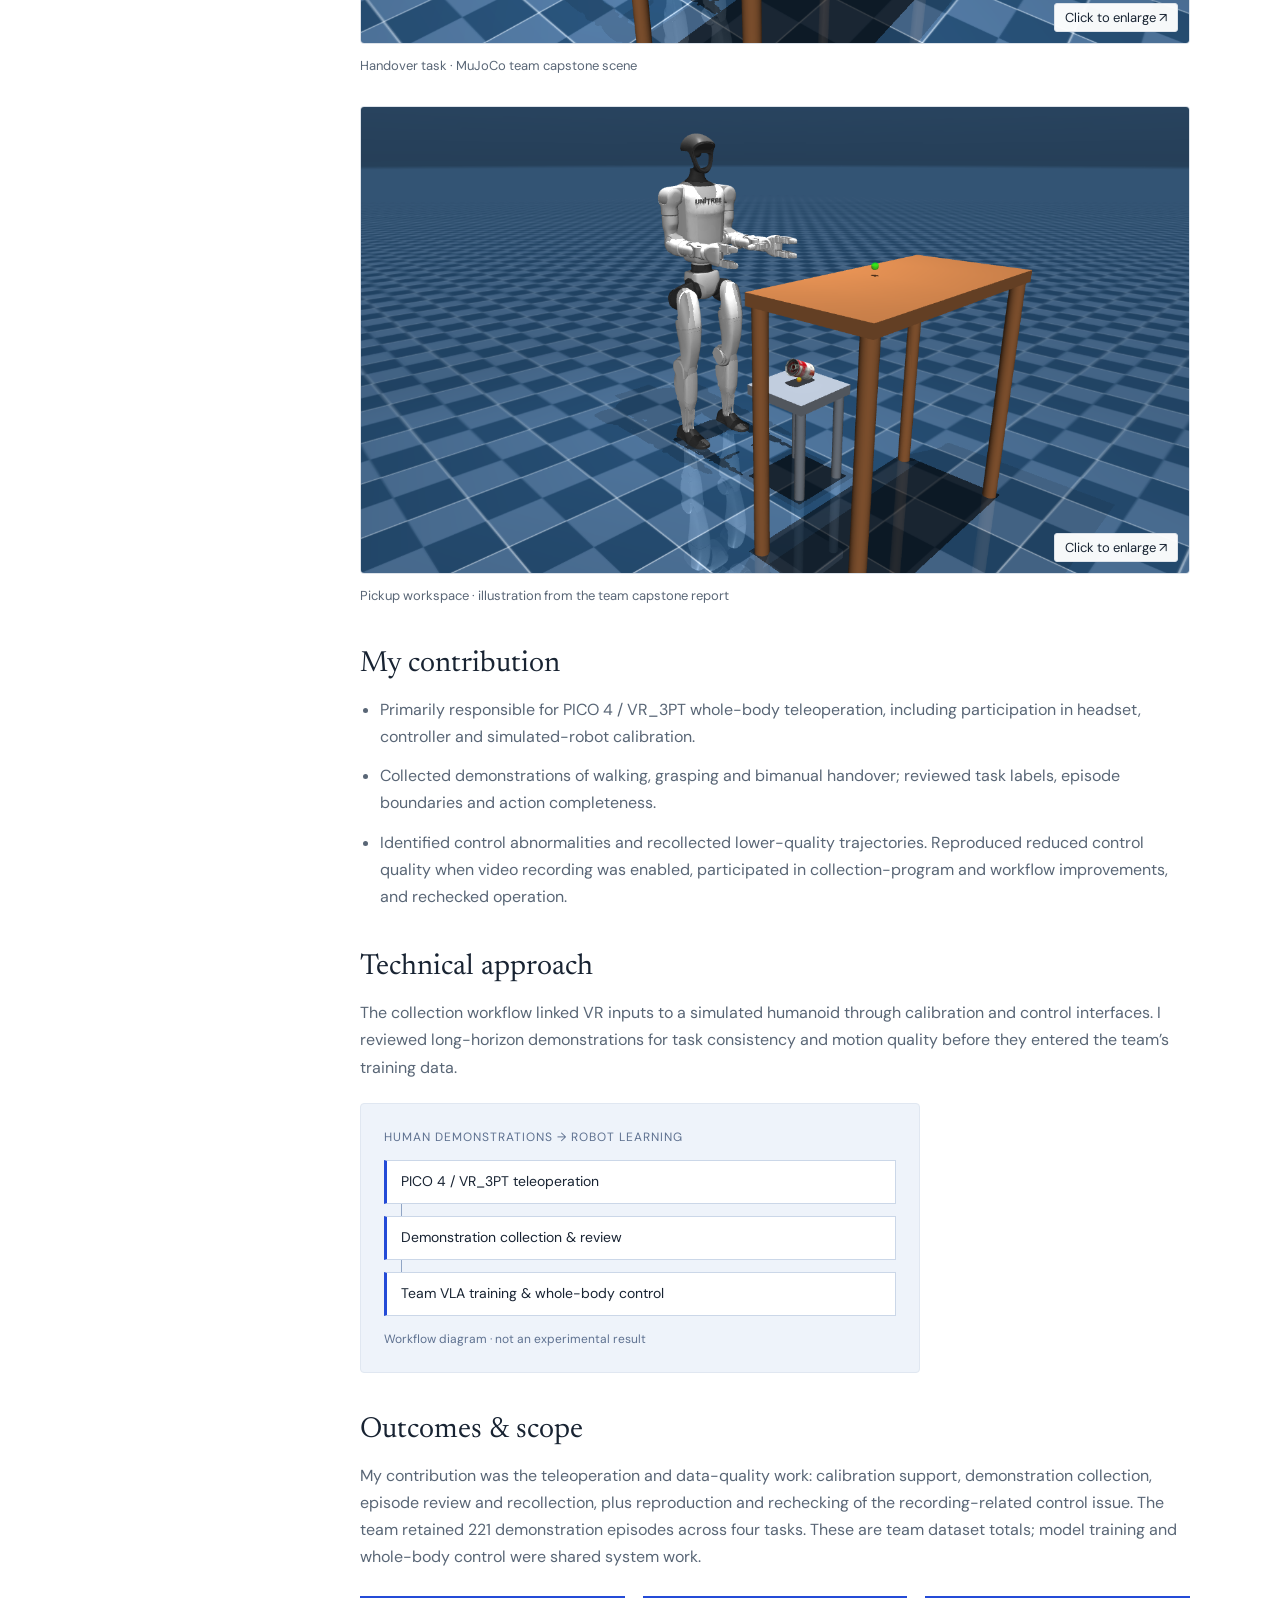
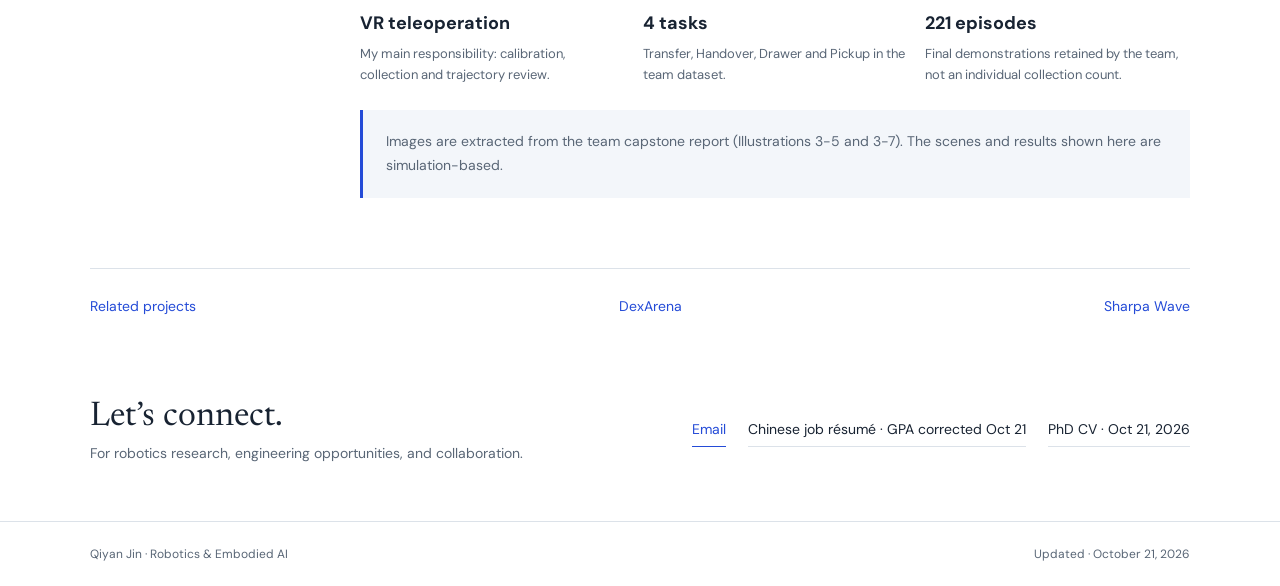
<file: projects/unitree-g1/index.html>
<!doctype html>
<html lang="en"><head><meta charset="utf-8"><meta name="viewport" content="width=device-width,initial-scale=1"><meta name="description" content="Unitree G1 whole-body teleoperation and demonstration quality — Qiyan Jin’s undergraduate capstone contribution."><meta name="theme-color" content="#244bd7"><title>Unitree G1 · Qiyan Jin</title><link rel="icon" href="/assets/favicon.svg" type="image/svg+xml"><link rel="stylesheet" href="/assets/style.css"><link rel="stylesheet" href="/assets/v2.css?v=20261021"><script src="/assets/v2-content.js?v=20261021" defer></script><link rel="stylesheet" href="/assets/v3.css?v=20261021"><script src="/assets/v3-content.js?v=20261021" defer></script><script src="/assets/v4-content.js?v=20261021" defer></script><link rel="stylesheet" href="/assets/v5.css?v=20261021"><script src="/assets/v5-content.js?v=20261021" defer></script><link rel="stylesheet" href="/assets/v7.css?v=20261021"><script src="/assets/v7-content.js?v=20261021" defer></script><script src="/assets/app.js?v=20261021" defer></script></head><body data-project="unitree-g1"><div id="app"></div><noscript>This project page requires JavaScript. Contact: peterkim25162516@gmail.com.</noscript></body></html>
</file>
<file: assets/style.css>
@import url('https://fonts.googleapis.com/css2?family=DM+Sans:wght@400;500;600;700&family=Newsreader:opsz,wght@6..72,400;6..72,500&display=swap');
.portrait{height:auto}
:root{--ink:#182332;--muted:#596676;--blue:#244bd7;--line:#dce2e9;--paper:#fff;--wash:#f3f6fa;--serif:'Newsreader',Georgia,'Noto Serif SC',serif;--sans:'DM Sans','Microsoft YaHei',sans-serif}*{box-sizing:border-box}html{scroll-behavior:smooth;scroll-padding-top:100px}body{margin:0;background:var(--paper);color:var(--ink);font:16px/1.7 var(--sans)}a{color:inherit;text-decoration:none}a:hover{color:var(--blue)}button{font:inherit}a:focus-visible,button:focus-visible{outline:3px solid var(--blue);outline-offset:5px}.skip{position:fixed;top:-100px;left:16px;background:white;padding:12px;z-index:20}.skip:focus{top:12px}.wrap{width:min(1100px,calc(100% - 80px));margin:auto}header{position:sticky;top:0;background:rgba(255,255,255,.97);border-bottom:1px solid var(--line);z-index:10}.nav{min-height:80px;display:flex;align-items:center;gap:30px}.brand{font-weight:700;letter-spacing:-.5px;margin-right:auto;font-size:19px}.brand span{color:var(--blue)}nav{display:flex;gap:26px;font-size:14px}.language{border:1px solid var(--line);padding:6px 11px;background:white;border-radius:4px;cursor:pointer;font-size:14px;color:var(--ink)}.language:hover{border-color:var(--blue);color:var(--blue)}.hero{padding:82px 0 70px;display:grid;grid-template-columns:1fr 220px;gap:80px;align-items:center}.eyebrow{color:var(--blue);font-size:13px;letter-spacing:1.4px;text-transform:uppercase;font-weight:600}.hero h1{font-family:var(--serif);font-size:clamp(48px,6vw,76px);font-weight:400;line-height:1.08;letter-spacing:-2px;margin:17px 0 24px}.hero h1 small{display:block;font-family:var(--sans);font-size:19px;letter-spacing:1px;color:var(--muted);margin-top:18px;font-weight:400}.lead{font-size:20px;line-height:1.65;max-width:660px;margin:0 0 17px}.sub{color:var(--muted);max-width:640px;margin:0}.links{display:flex;gap:22px;flex-wrap:wrap;margin-top:28px;font-size:14px}.links a{border-bottom:1px solid var(--line);padding-bottom:4px}.links .primary{color:var(--blue);border-color:var(--blue)}.portrait{width:100%;aspect-ratio:4/5;object-fit:cover;object-position:center 30%;border-radius:3px;background:var(--wash)}.portrait-caption{font-size:13px;color:var(--muted);margin-top:12px}.interests{display:flex;flex-wrap:wrap;gap:12px 30px;padding:21px 0;border-top:1px solid var(--line);border-bottom:1px solid var(--line);font-size:14px}.interests span:before{content:'+';color:var(--blue);margin-right:9px}section.block{padding:64px 0;border-bottom:1px solid var(--line)}.section-head{display:flex;justify-content:space-between;align-items:baseline;gap:25px;margin-bottom:32px}.section-head h2{font:400 35px/1.2 var(--serif);margin:0;letter-spacing:-.5px}.section-head span,.meta{font-size:13px;color:var(--muted)}.project{display:grid;grid-template-columns:340px 1fr;gap:44px;padding:30px 0;border-top:1px solid var(--line);align-items:center}.project:first-child{border-top:0;padding-top:0}.project:last-child{padding-bottom:0}.project h3{font:500 30px/1.2 var(--serif);margin:11px 0}.project p{margin:13px 0;color:var(--muted)}.tags{display:flex;gap:8px;flex-wrap:wrap}.tag{font-size:12px;padding:3px 9px;background:var(--wash);border-radius:3px}.detail-link{display:inline-block;margin-top:15px;font-size:14px;color:var(--blue);border-bottom:1px solid #b5c2f8}.diagram{background:#eef3fa;border:1px solid #e0e7f1;min-height:218px;border-radius:4px;padding:23px;display:flex;flex-direction:column;justify-content:center;gap:13px}.diagram-title{font-size:12px;letter-spacing:1px;color:#5e7190;text-transform:uppercase}.diagram-flow{display:flex;flex-direction:column;gap:0}.node{border:1px solid #cbd7e8;background:white;font-size:14px;padding:9px 14px;border-left:3px solid var(--blue)}.connector{height:12px;margin-left:17px;border-left:1px solid #90a5c5}.diagram-note{font-size:12px;color:#5e7190}.about-grid{display:grid;grid-template-columns:1fr 1fr;gap:70px}.about-grid p{margin-top:0;color:var(--muted)}.timeline{display:grid;grid-template-columns:112px 1fr;gap:8px 22px;padding:20px 0;border-bottom:1px solid var(--line)}.timeline:first-child{padding-top:0}.timeline:last-child{border:0;padding-bottom:0}.timeline time{font-size:13px;color:var(--muted)}.timeline strong{font-size:16px;font-weight:600}.timeline p{font-size:14px;margin:5px 0 0}.skills{display:grid;grid-template-columns:repeat(4,1fr);gap:26px}.skills h3{font-size:15px;margin:0 0 10px}.skills p{font-size:14px;color:var(--muted);margin:0}.other{display:grid;grid-template-columns:1fr 1fr;gap:28px}.other article{border-left:2px solid var(--line);padding-left:20px}.other h3{font-size:16px;margin:0 0 7px}.other p{font-size:14px;color:var(--muted);margin:0}.contact{display:flex;justify-content:space-between;align-items:center;gap:30px;padding:55px 0}.contact h2{font:400 34px var(--serif);margin:0 0 8px}.contact p{color:var(--muted);margin:0;font-size:14px}.contact .links{margin-top:0}footer{border-top:1px solid var(--line);padding:22px 0;font-size:12px;color:var(--muted)}.footer-row{display:flex;justify-content:space-between;gap:15px}.detail-hero{padding:58px 0 42px;border-bottom:1px solid var(--line)}.back{font-size:14px;color:var(--muted);display:inline-block;margin-bottom:35px}.detail-hero h1{font:400 clamp(40px,5vw,64px)/1.1 var(--serif);letter-spacing:-1.5px;margin:16px 0 20px}.detail-hero .lead{max-width:800px}.detail-meta{display:flex;gap:28px;flex-wrap:wrap;font-size:14px;color:var(--muted);margin-top:26px}.detail-layout{display:grid;grid-template-columns:200px 1fr;gap:70px;padding:50px 0 70px}.aside{position:sticky;top:118px;align-self:start;display:flex;flex-direction:column;gap:14px;font-size:14px;color:var(--muted)}.detail-section{margin-bottom:43px;scroll-margin-top:110px}.detail-section:last-child{margin-bottom:0}.detail-section h2{font:400 29px var(--serif);margin:0 0 17px}.detail-section p{color:var(--muted);margin:0 0 16px}.detail-section ul{padding-left:20px;color:var(--muted)}.detail-section li{margin-bottom:12px}.detail-section .diagram{max-width:560px;margin:22px 0}.note{border-left:3px solid var(--blue);background:var(--wash);padding:20px 23px;font-size:14px;color:var(--muted)}.project-navigation{display:flex;justify-content:space-between;gap:24px;padding:26px 0;border-top:1px solid var(--line);font-size:14px;color:var(--blue)}[lang=zh-CN] h1,[lang=zh-CN] h2,[lang=zh-CN] h3{font-family:var(--sans);letter-spacing:0}[lang=zh-CN] .hero h1{font-size:60px}[lang=zh-CN] .project h3{font-size:25px}[lang=zh-CN] .section-head h2{font-size:29px}@media(max-width:900px){.wrap{width:calc(100% - 48px)}.hero{gap:36px;grid-template-columns:1fr 170px}.project{grid-template-columns:280px 1fr;gap:28px}.about-grid{gap:35px}.skills{grid-template-columns:1fr 1fr}.detail-layout{gap:35px;grid-template-columns:145px 1fr}}@media(max-width:650px){.wrap{width:calc(100% - 36px)}.nav{min-height:72px;gap:12px;flex-wrap:wrap;padding:14px 0}.brand{font-size:17px}nav{order:3;width:100%;gap:0;justify-content:space-between;font-size:13px}.language{font-size:13px}.hero{padding:44px 0 35px;gap:24px;grid-template-columns:1fr 102px;align-items:start}.hero-copy{display:contents}.hero .eyebrow,.hero h1{grid-column:1}.hero .eyebrow{font-size:11px}.hero h1{font-size:45px;margin:0}.hero h1 small{font-size:16px;margin-top:10px}.hero .lead,.hero .sub,.hero .links{grid-column:1/-1}.hero .lead{font-size:18px;margin:0}.hero .sub{font-size:15px}.hero .links{margin-top:0}.portrait-wrap{grid-column:2;grid-row:1/3}.portrait-caption{font-size:11px}.interests{gap:9px 15px;font-size:12px}.section-head{display:block}.section-head h2{font-size:29px;margin-bottom:10px}section.block{padding:40px 0}.project{grid-template-columns:1fr;gap:20px;padding:28px 0}.diagram{min-height:190px}.project h3{font-size:27px}.about-grid,.other{grid-template-columns:1fr;gap:30px}.skills{gap:25px 18px}.contact{display:block;padding:38px 0}.contact .links{margin-top:22px}.contact h2{font-size:29px}.footer-row{display:block}.detail-hero{padding-top:30px}.detail-layout{display:block;padding-top:30px}.aside{position:static;flex-direction:row;flex-wrap:wrap;gap:12px 22px;padding-bottom:25px;margin-bottom:25px;border-bottom:1px solid var(--line)}.detail-meta{gap:8px 20px}.detail-hero h1{font-size:40px}[lang=zh-CN] .hero h1{font-size:40px}.project-navigation{flex-wrap:wrap}.timeline{grid-template-columns:92px 1fr;gap:15px}}@media(prefers-reduced-motion:reduce){html{scroll-behavior:auto}}
</file>
<file: assets/v2.css>
.project-preview{margin:0;min-width:0}.project-preview a{display:block;overflow:hidden;border-radius:4px;background:var(--wash)}.project-preview img{display:block;width:100%;height:auto;aspect-ratio:16/10;object-fit:cover}.project-preview img[src$=".svg"]{object-fit:contain;background:var(--wash)}figcaption{font-size:13px;color:var(--muted);line-height:1.6;margin-top:12px}.detail-figure{margin:22px 0 30px}.detail-figure img,.detail-figure video{display:block;width:100%;height:auto;border-radius:4px;background:var(--wash);border:1px solid var(--line)}.detail-figure video{aspect-ratio:16/5;object-fit:contain;background:#121820}.detail-figure img{object-fit:contain}.challenge{border-left:2px solid var(--blue);padding:0 0 0 20px;margin-top:23px}.challenge h3{font-size:16px;margin:0 0 8px}.challenge p{font-size:15px;margin:0}.evidence-cards{display:grid;grid-template-columns:repeat(3,minmax(0,1fr));gap:18px;margin:25px 0}.evidence-cards>div{border-top:2px solid var(--blue);padding-top:13px}.evidence-cards strong{font-size:18px;line-height:1.4;display:block}.evidence-cards p{font-size:13px;line-height:1.6;margin:8px 0 0}.measurement-wrap{max-width:100%;overflow:auto;margin-top:27px}.measurement-table{width:100%;border-collapse:collapse;font-size:14px;text-align:left}.measurement-table caption{text-align:left;font-weight:600;font-size:14px;margin-bottom:13px}.measurement-table th,.measurement-table td{padding:13px 10px;border-bottom:1px solid var(--line);vertical-align:top}.measurement-table thead th{background:var(--wash);font-weight:600}.measurement-table tbody th{font-weight:400}.measurement-table td{white-space:nowrap}.detail-section .note{margin-top:23px}.media-section{margin-top:35px}@media(max-width:650px){.evidence-cards{grid-template-columns:1fr;gap:19px}.evidence-cards>div{border-top:1px solid var(--line)}.evidence-cards strong{font-size:20px}.evidence-cards p{font-size:14px}.measurement-table{font-size:12px}.measurement-table th,.measurement-table td{padding:12px 7px}.project-preview img{aspect-ratio:16/9}.detail-figure video{min-height:110px}.detail-figure figcaption{font-size:13px}}
</file>
<file: assets/v3.css>
.project .project-focus{font-size:17px;font-weight:600}.project .project-description{font-size:15px;line-height:1.8;margin:12px 0 17px}.project-summary{padding:30px 0 34px;border-bottom:1px solid var(--line)}.project-summary h2{font-size:14px;font-weight:600;color:var(--blue);margin:0 0 19px}.summary-grid{display:grid;grid-template-columns:repeat(3,minmax(0,1fr));gap:32px;margin:0}.summary-grid>div{border-left:2px solid var(--line);padding-left:18px}.summary-grid dt{font-size:14px;font-weight:600;margin-bottom:9px}.summary-grid dd{font-size:16px;line-height:1.7;margin:0}.image-enlarge{display:block;position:relative;width:100%;padding:0;border:0;border-radius:4px;background:var(--wash);cursor:zoom-in;color:var(--ink)}.image-enlarge img{display:block;width:100%;height:auto}.image-action{position:absolute;bottom:12px;right:12px;padding:5px 10px;border-radius:3px;background:rgba(255,255,255,.96);border:1px solid var(--line);font:13px var(--sans);color:var(--ink)}.image-enlarge:hover .image-action,.image-enlarge:focus-visible .image-action{color:var(--blue);border-color:var(--blue)}.video-intro h3{font-size:17px;margin:0 0 8px}.video-intro p{font-size:14px;line-height:1.7;margin:0 0 15px;color:var(--muted)}.image-dialog{border:1px solid var(--line);border-radius:6px;padding:22px;width:min(1100px,calc(100vw - 32px));max-height:calc(100dvh - 32px);background:white;color:var(--ink)}.image-dialog::backdrop{background:rgba(15,25,43,.76)}.image-dialog-head{display:flex;align-items:center;justify-content:space-between;gap:20px;margin-bottom:18px}.image-dialog h2{font-size:16px;margin:0}.image-close{background:white;border:1px solid var(--line);border-radius:3px;padding:7px 13px;cursor:pointer;font-size:14px;color:var(--ink)}.image-dialog figure{margin:0}.image-dialog img{display:block;max-height:calc(100dvh - 185px);width:100%;height:auto;object-fit:contain;background:var(--wash)}.image-dialog figcaption{margin-top:14px;max-width:950px}.zoom-figure{margin-top:32px}.zoom-figure h3{font-size:17px;margin:0 0 14px}.measurement-table{font-size:14px}@media(max-width:650px){.summary-grid{grid-template-columns:1fr;gap:22px}.project-summary{padding:26px 0}.summary-grid dd{font-size:15px}.project .project-focus{font-size:17px}.project .project-description{font-size:15px}.image-dialog{padding:15px}.image-dialog img{max-height:calc(100dvh - 205px)}.image-action{font-size:12px;bottom:8px;right:8px}.measurement-table{font-size:14px;min-width:410px}}
</file>
<file: assets/v5.css>
.project-preview.paper-preview img{aspect-ratio:auto;height:auto;object-fit:contain;background:white}
</file>
<file: assets/v7.css>
.paper-status{margin:12px 0 16px;padding-left:12px;border-left:2px solid var(--blue);font-size:13px;line-height:1.7;color:var(--blue);overflow-wrap:anywhere}.detail-hero .paper-status{font-size:14px;margin:18px 0}.timeline p{line-height:1.7}.hero .sub{max-width:650px}
</file>
